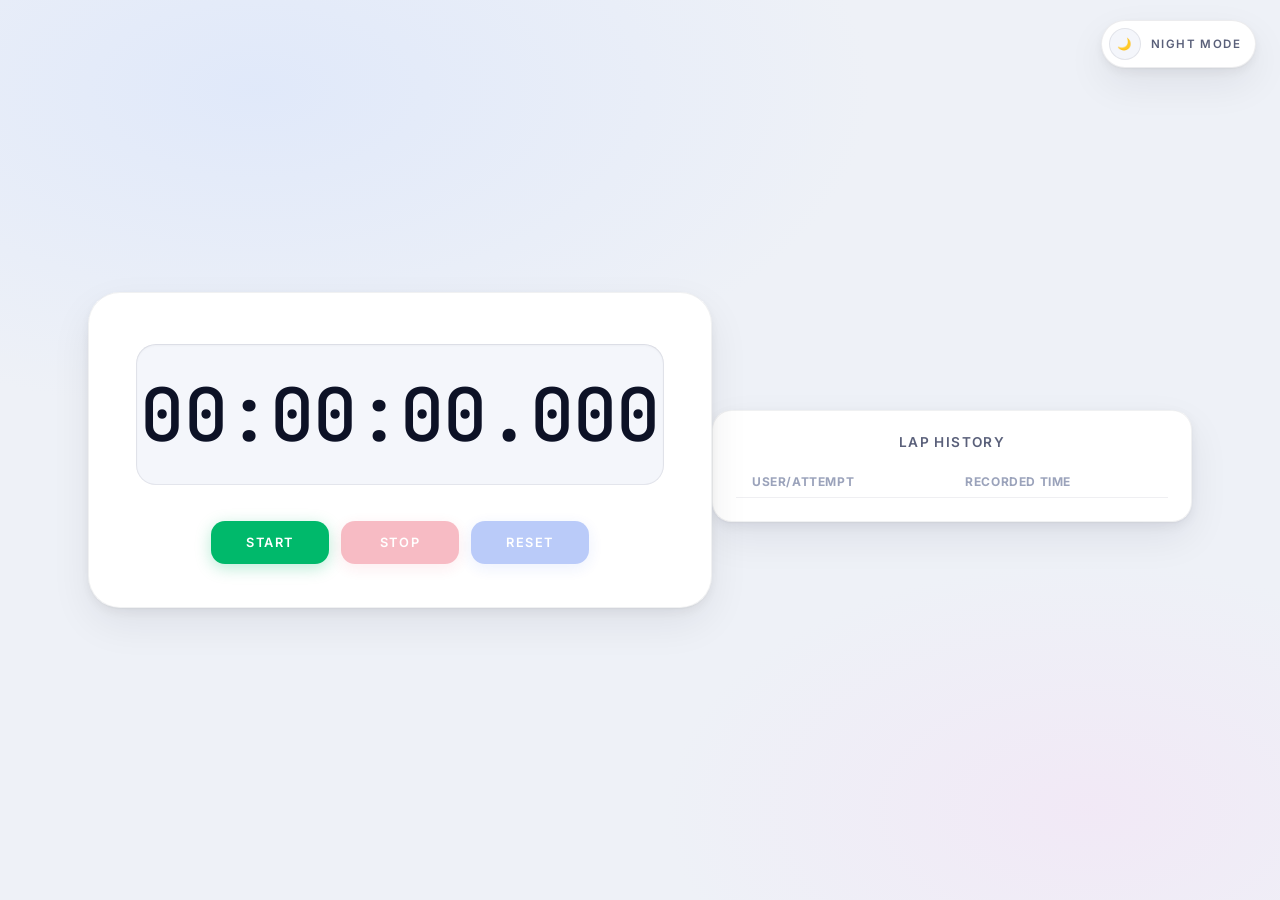
<file: HTML/index.html>
<!DOCTYPE html>
<html lang="en">

<head>
    <meta charset="UTF-8">
    <meta name="viewport" content="width=device-width, initial-scale=1.0">
    <title>Stopwatch</title>
    <link rel="stylesheet" href="../CSS/style.css">
</head>

<body>

    <div class="theme-toggle-wrapper">
    <button class="toggle-switch" id="theme-toggle" onclick="toggleTheme()" aria-label="Toggle dark mode">
        <span class="toggle-thumb">
            <span class="toggle-icon" id="toggle-icon">☀️</span>
        </span>
        <span class="toggle-label" id="theme-label">Day Mode</span>
    </button>
    </div>
    <div class="container">
        <h1 id="display">00:00:00.000</h1>
        <div class="buttons">
            <button id="start_btn" onclick="startTimer()"><span>Start</span></button>
            <button id="stop_btn" onclick="stopTimer()" disabled><span>Stop</span></button>
            <button id="reset_btn" onclick="resetTimer()"><span>Reset</span></button>
        </div>
    </div>

    <div class="history-container">
        <h3>Lap History</h3>
        <table id="history-table">
            <thead>
                <tr>
                    <th>User/Attempt</th>
                    <th>Recorded Time</th>
                </tr>
            </thead>
            <tbody id="history-body">
            </tbody>
        </table>
    </div>

    <script src="../Scripts/script.js"></script>

    <!-- <script>
    (function () {
        if (localStorage.getItem('theme') === 'dark') {
            document.body.classList.add('dark-mode');
            document.getElementById('theme-label').textContent = 'Night Mode';
            document.getElementById('toggle-icon').textContent = '🌙';
        }
    })();
    </script> -->

    <script>
    (function () {
    if (localStorage.getItem('theme') === 'dark') {
        document.body.classList.add('dark-mode');
        document.getElementById('theme-label').textContent = 'Day Mode';
        document.getElementById('toggle-icon').textContent = '☀️';
    } else {
        document.getElementById('theme-label').textContent = 'Night Mode';
        document.getElementById('toggle-icon').textContent = '🌙';
    }
    })();
</script>

</body>
</html>
</file>
<file: CSS/style.css>
@import url('https://fonts.googleapis.com/css2?family=Inter:wght@400;500;600&family=JetBrains+Mono:wght@400;500;700&display=swap');

:root {
  --surface-page:    #eef1f7;
  --surface-card:    #ffffff;
  --surface-inset:   #f4f6fb;
  --surface-inset-border: rgba(30, 40, 80, 0.07);

  --ink-primary:     #0d1226;
  --ink-secondary:   #5a607a;
  --ink-muted:       #9ba3bb;

  --accent-hue:      224;              
  --accent:          hsl(224, 85%, 55%);
  --accent-glow:     hsla(224, 85%, 55%, 0.22);

  --clr-start:       #00b96b;
  --clr-start-glow:  rgba(0, 185, 107, 0.28);
  --clr-stop:        #e8304a;
  --clr-stop-glow:   rgba(232, 48, 74, 0.28);
  --clr-reset:       hsl(224, 85%, 55%);
  --clr-reset-glow:  hsla(224, 85%, 55%, 0.28);

  --shadow-card:
    0 1px 2px rgba(13,18,38,0.04),
    0 4px 12px rgba(13,18,38,0.06),
    0 16px 40px rgba(13,18,38,0.07);
  --shadow-inset:
    inset 0 1px 3px rgba(13,18,38,0.06),
    inset 0 0 0 1px var(--surface-inset-border);

  --dur-fast:   160ms;
  --dur-med:    280ms;
  --ease-out:   cubic-bezier(0.22, 1, 0.36, 1);
  --ease-in:    cubic-bezier(0.55, 0, 1, 0.45);
  --ease-spring:cubic-bezier(0.34, 1.56, 0.64, 1);
}

@media (prefers-reduced-motion: reduce) {
  :root {
    --dur-fast:  0ms;
    --dur-med:   0ms;
  }
}

*, *::before, *::after {
  margin: 0;
  padding: 0;
  box-sizing: border-box;
}

html {
  -webkit-font-smoothing: antialiased;
  -moz-osx-font-smoothing: grayscale;
  text-rendering: optimizeLegibility;
}

body {
  font-family: 'Inter', system-ui, sans-serif;
  background:
    radial-gradient(ellipse 80% 60% at 20% 10%,  hsla(220,80%,92%,0.7) 0%, transparent 60%),
    radial-gradient(ellipse 60% 50% at 85% 90%,  hsla(300,50%,92%,0.5) 0%, transparent 55%),
    var(--surface-page);
  min-height: 100vh;
  display: flex;
  justify-content: center;
  align-items: center;
  padding: 24px;
}

.container {
  background: var(--surface-card);
  border-radius: 32px;
  padding: 52px 48px 44px;
  box-shadow: var(--shadow-card);
  outline: 1px solid rgba(13,18,38,0.06);
  outline-offset: -1px;
  text-align: center;
  width: fit-content;
  min-width: min(480px, 100%);
  will-change: transform;
}

#display {
  font-family: 'JetBrains Mono', 'Courier New', monospace;
  font-weight: 500;

  font-size: clamp(2.4rem, 10vw, 4.6rem);

  font-variant-numeric: tabular-nums lining-nums;
  letter-spacing: -0.01em;

  color: var(--ink-primary);
  white-space: nowrap;
  user-select: none;
  width: 12ch;
  padding: 22px 0;
  margin: 0 auto 36px;
  display: block;
  overflow: hidden;               

  background: var(--surface-inset);
  border-radius: 20px;
  box-shadow: var(--shadow-inset);

}

.container.running #display {
  background: hsl(224, 60%, 97%);
  box-shadow:
    inset 0 1px 3px rgba(13,18,38,0.06),
    inset 0 0 0 1px hsla(224, 85%, 55%, 0.14);
}

.buttons {
  display: flex;
  gap: 12px;
  justify-content: center;
  flex-wrap: wrap;
}

button {
  font-family: 'Inter', system-ui, sans-serif;
  font-size: 0.8rem;
  font-weight: 600;
  letter-spacing: 1.6px;
  text-transform: uppercase;
  color: #ffffff;
  border: none;
  border-radius: 14px;
  padding: 14px 0;
  min-width: 118px;
  cursor: pointer;
  position: relative;
  transition:
    transform var(--dur-fast) var(--ease-spring),
    opacity   var(--dur-fast) linear,
    box-shadow var(--dur-fast) var(--ease-out);
  user-select: none;
  outline-offset: 3px;
}

button:focus-visible {
  outline: 2px solid var(--accent);
}

button:active:not(:disabled) {
  transform: scale(0.94) translateY(1px);
}

button:disabled {
  opacity: 0.32;
  cursor: not-allowed;
  pointer-events: none;   
}

#start_btn {
  background: var(--clr-start);
  box-shadow: 0 4px 16px var(--clr-start-glow);
}
#start_btn:hover:not(:disabled) {
  transform: translateY(-3px);
  box-shadow: 0 10px 28px var(--clr-start-glow);
}

#stop_btn {
  background: var(--clr-stop);
  box-shadow: 0 4px 16px var(--clr-stop-glow);
}
#stop_btn:hover:not(:disabled) {
  transform: translateY(-3px);
  box-shadow: 0 10px 28px var(--clr-stop-glow);
}

#reset_btn {
  background: var(--clr-reset);
  box-shadow: 0 4px 16px var(--clr-reset-glow);
}
#reset_btn:hover:not(:disabled) {
  transform: translateY(-3px);
  box-shadow: 0 10px 28px var(--clr-reset-glow);
}

@media (max-width: 520px) {
  .container {
    width: 100%;
    min-width: 0;
    padding: 36px 20px 32px;
    border-radius: 24px;
  }

  #display {
    margin-bottom: 28px;
  }

  button {
    padding: 13px 0;
    min-width: 96px;
    font-size: 0.75rem;
  }
}

@media (max-width: 340px) {
  .buttons {
    gap: 8px;
  }
  button {
    min-width: 80px;
    padding: 12px 0;
  }
}

.history-container {
  margin-top: 32px;
  background: var(--surface-card);
  border-radius: 20px;
  padding: 24px;
  box-shadow: var(--shadow-card);
  outline: 1px solid rgba(13,18,38,0.06);
  outline-offset: -1px;
  width: fit-content;
  min-width: min(480px, 100%);
  display: inline-block;
}

.history-container h3 {
  font-size: 0.85rem;
  font-weight: 600;
  letter-spacing: 1.4px;
  text-transform: uppercase;
  color: var(--ink-secondary);
  margin-bottom: 16px;
  text-align: center;
}

#history-table {
  width: 100%;
  border-collapse: collapse;
  font-size: 0.95rem;
}

#history-table th {
  text-align: left;
  padding: 8px 16px;
  font-size: 0.75rem;
  text-transform: uppercase;
  letter-spacing: 0.05em;
  color: var(--ink-muted);
  border-bottom: 1px solid var(--surface-inset-border);
}

#history-table td {
  padding: 10px 16px;
  font-family: 'JetBrains Mono', 'Courier New', monospace;
  font-variant-numeric: tabular-nums;
  border-bottom: 1px solid var(--surface-inset-border);
  color: var(--ink-primary);
}

#history-table tbody tr:last-child td {
  border-bottom: none;
}

#history-table tbody tr:hover {
  background: var(--surface-inset);
}

body.dark-mode .history-container {
  background: #111827;
  outline-color: rgba(255, 255, 255, 0.06);
  box-shadow: 0 0 0 1px rgba(255, 255, 255, 0.06), 0 8px 32px rgba(0, 0, 0, 0.5);
}

body.dark-mode #history-table th {
  color: rgba(255, 255, 255, 0.40);
  border-bottom-color: rgba(255, 255, 255, 0.06);
}

body.dark-mode #history-table td {
  border-bottom-color: rgba(255, 255, 255, 0.06);
}

body.dark-mode #history-table tbody tr:hover {
  background: rgba(255, 255, 255, 0.03);
}

.theme-toggle-wrapper {
  position: fixed;
  top: 20px;
  right: 24px;
  z-index: 999;
}

.toggle-switch {
  display: flex;
  align-items: center;
  gap: 10px;
  padding: 8px 14px 8px 8px;
  background: var(--surface-card);
  border: 1px solid rgba(13, 18, 38, 0.08);
  border-radius: 999px;
  box-shadow: var(--shadow-card);
  cursor: pointer;
  transition:
    background var(--dur-med) var(--ease-out),
    box-shadow var(--dur-fast) var(--ease-out),
    transform   var(--dur-fast) var(--ease-spring);
  user-select: none;
  color: var(--ink-primary);
  font-size: 0.72rem;
  font-weight: 600;
  letter-spacing: 1.4px;
  text-transform: uppercase;
  min-width: unset;
  padding: 7px 14px 7px 7px;
}

.toggle-switch:hover {
  transform: translateY(-2px);
  box-shadow:
    0 4px 16px rgba(13, 18, 38, 0.10),
    0 8px 32px rgba(13, 18, 38, 0.08);
}

.toggle-switch:active {
  transform: scale(0.96);
}

.toggle-thumb {
  width: 32px;
  height: 32px;
  border-radius: 50%;
  background: var(--surface-inset);
  border: 1px solid rgba(13, 18, 38, 0.08);
  display: flex;
  align-items: center;
  justify-content: center;
  flex-shrink: 0;
  transition: background var(--dur-med) var(--ease-out);
}

.toggle-thumb svg {
  display: block;
  transition: transform var(--dur-med) var(--ease-spring);
}

.toggle-label {
  color: var(--ink-secondary);
  font-family: 'Inter', system-ui, sans-serif;
  font-size: 0.72rem;
  font-weight: 600;
  letter-spacing: 1.4px;
  text-transform: uppercase;
  white-space: nowrap;
}

body.dark-mode {
  background:
    radial-gradient(ellipse 70% 50% at 50% 0%,  rgba(0, 212, 255, 0.07) 0%, transparent 65%),
    radial-gradient(ellipse 50% 40% at 80% 100%, rgba(77, 138, 255, 0.06) 0%, transparent 60%),
    #0a0d1a;
}

body.dark-mode .container {
  background: #111827;
  outline-color: rgba(255, 255, 255, 0.06);
  box-shadow:
    0 0 0 1px rgba(255, 255, 255, 0.06),
    0 8px 32px rgba(0, 0, 0, 0.5),
    0 32px 80px rgba(0, 0, 0, 0.4);
}

body.dark-mode #display {
  color: #e8f4ff;
  background: #0d1520;
  box-shadow:
    inset 0 1px 3px rgba(0, 0, 0, 0.3),
    inset 0 0 0 1px rgba(0, 212, 255, 0.10);
  text-shadow: 0 0 20px rgba(0, 212, 255, 0.20);
}

body.dark-mode .toggle-switch {
  background: #111827;
  border-color: rgba(255, 255, 255, 0.08);
  color: rgba(255, 255, 255, 0.70);
}

body.dark-mode .toggle-thumb {
  background: #1e2a3a;
  border-color: rgba(255, 255, 255, 0.08);
}

body.dark-mode .toggle-thumb svg {
  stroke: #00d4ff;
  transform: rotate(20deg);
}

body.dark-mode .toggle-label {
  color: rgba(255, 255, 255, 0.50);
}

@media (max-width: 520px) {
  .theme-toggle-wrapper {
    top: 14px;
    right: 16px;
  }

  .toggle-switch {
    padding: 6px 10px 6px 6px;
    gap: 8px;
  }

  .toggle-thumb {
    width: 28px;
    height: 28px;
  }

  .toggle-label {
    font-size: 0.65rem;
    letter-spacing: 1px;
  }
}
</file>
